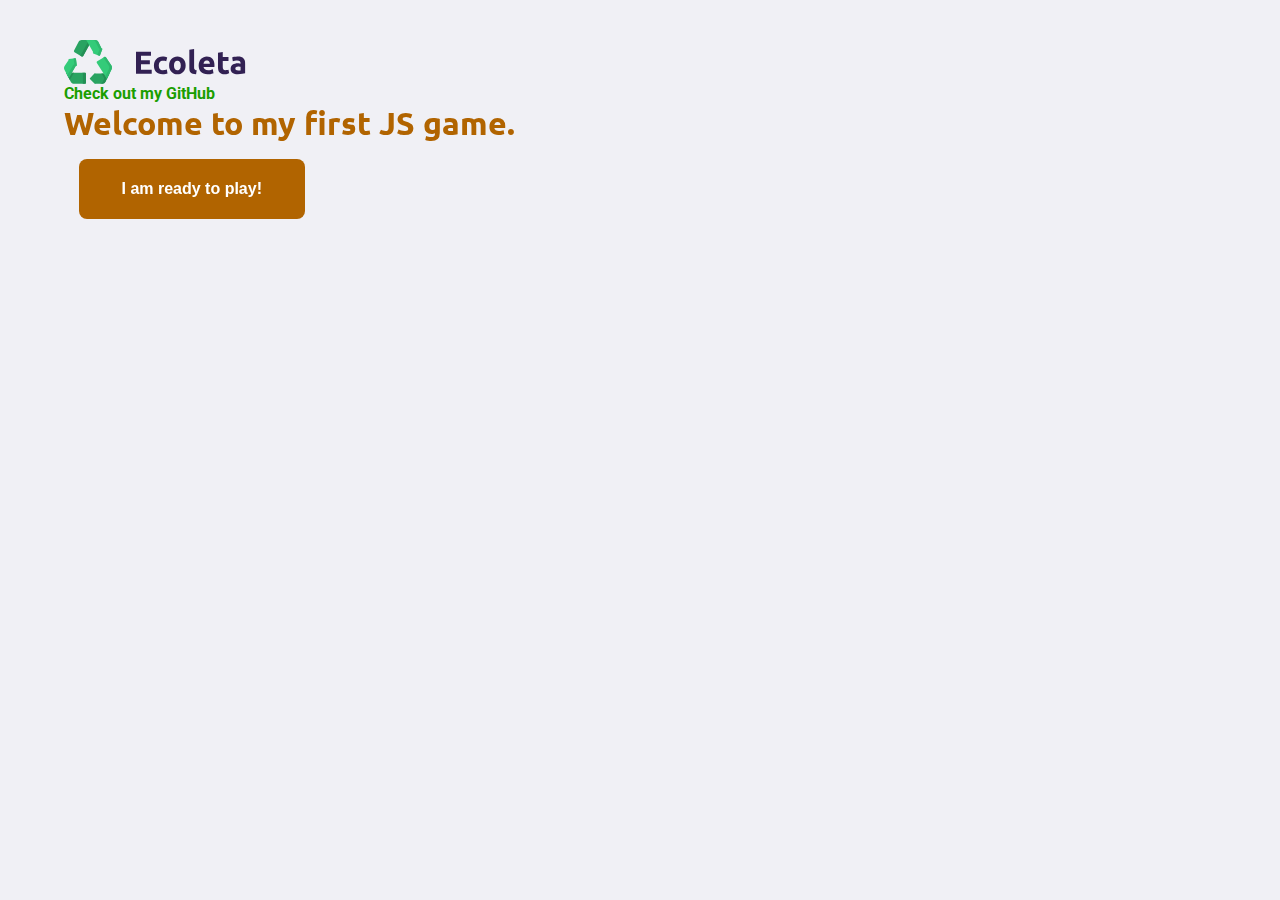
<file: index.html>
<html lang="pt_br">
<head>
    <meta charset="UTF-8">
    <meta name="viewport" content="width=device-width, initial-scale=1.0">
    <title>Memory Game</title>

    <link href="https://fonts.googleapis.com/css2?family=Roboto&family=Ubuntu:wght@300;700&display=swap" rel="stylesheet">


    
    <link rel="stylesheet" href="./styles/welcome.css">
  
    

</head>
<body>
  <div id="Welcome" > 
    <header>
    <img src="img/logotext.svg" alt="Logomarca">
                
                <a  rel="stylesheet" id="Github" href="https://github.com/jowpurcinelli/memorygame">
                    <span>Check out my GitHub</span>
                </a>
    </header>
    
    
    <div id="Welcome1">
    <h1>
  Welcome to my first JS game. 
    </h1>
    <button id="aside2" onclick="location.href='game.html' " >I am ready to play!</button>

  
  
  
  
  
  </div>

  

  

  <script src="memoria.js"></script>           


</body>
</html>
</file>
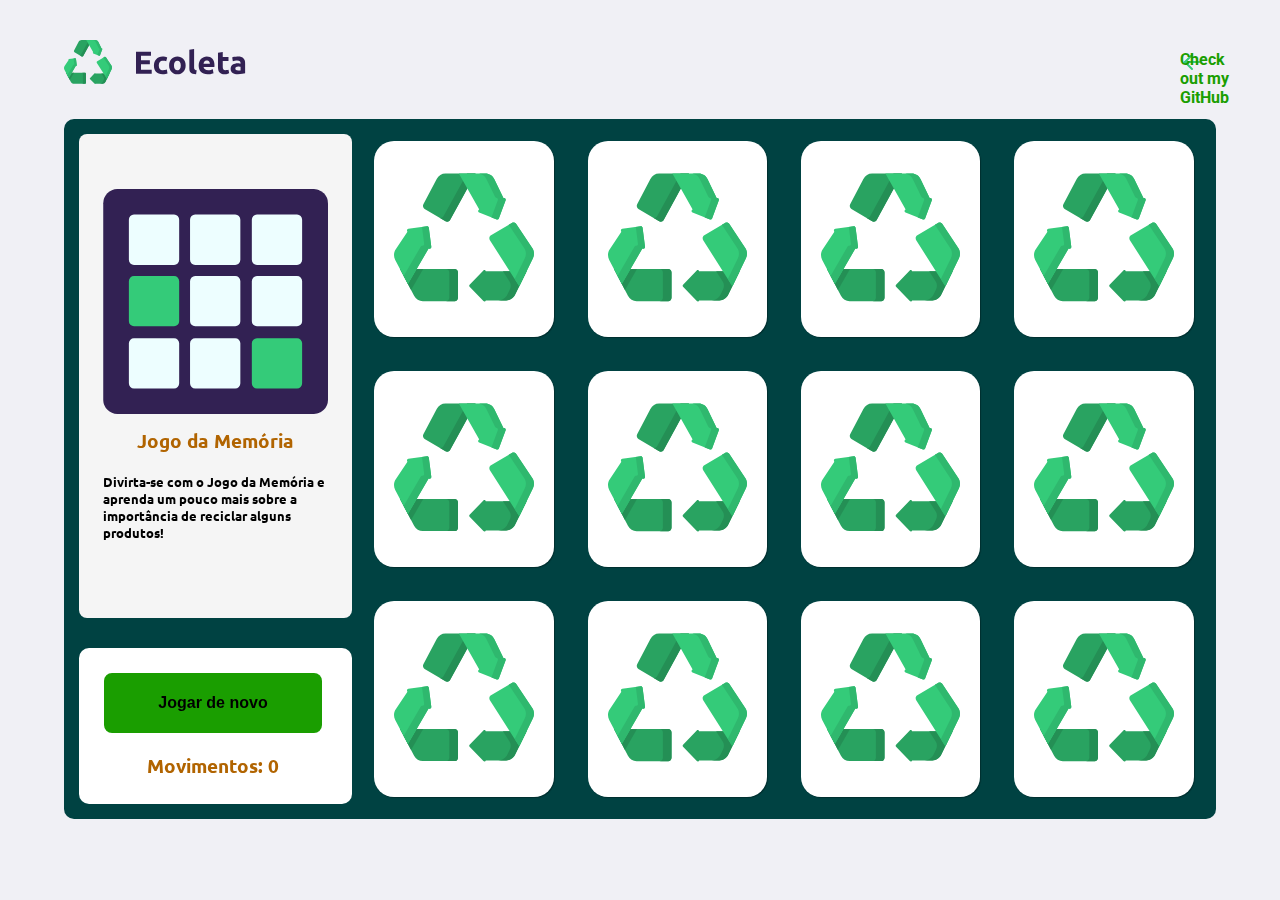
<file: game.html>
<!DOCTYPE html>
<html lang="pt_br">
<head>
    <meta charset="UTF-8">
    <meta name="viewport" content="width=device-width, initial-scale=1.0">
    <title>Memory Game</title>

    <link href="https://fonts.googleapis.com/css2?family=Roboto&family=Ubuntu:wght@300;700&display=swap" rel="stylesheet">


    
    <link rel="stylesheet" href="./styles/base.css">
    <link rel="stylesheet" href="./styles/styles.css">
    <link rel="stylesheet" href="./styles/responsive.css">
    

</head>
<body>

    <div id="page">

        
            <header>
                <img src="img/logotext.svg" alt="Logomarca">
                
                <a  rel="stylesheet" id="Github" href="https://github.com/jowpurcinelli/memorygame">
                    <span>Check out my GitHub</span>
                </a>
                
                
            </header>

            


            <main>
              
                <div class="aside1">

                    <div class="hide" id="baterias">
                      <img src="img/baterias.svg" alt="Pilhas e Baterias">
                      <br>
                      <h3>Pilhas e Baterias</h3>
                      <br>
                      <h5>A reciclagem de pilhas é extremamente importante para o meio ambiente. Isso porque esse tipo de material contém metais pesados em seu interior.<br>
                        As pilhas, quando descartadas de maneira inadequada, não se degradam no meio ambiente causando prejuízos à saúde humana e à natureza.<br>
                        </h5>
                      
                      <br><br>
                    </div>
                    <div class="hide" id="eletronicos">
                      <img src="img/eletronicos.svg" alt="Eletrônicos">
                      <br>
                      <h3>Eletrônicos</h3>
                      <br>
                      <h5>A reciclagem de produtos eletrônicos ainda é feita em pequena escala.<br>
                         A maior parte dos metais é exportada para países que detêm a tecnologia para isso.<br>
                          As peças vão para o exterior, onde as substâncias tóxicas são separadas e reaproveitadas em novos produtos, como celulares, baterias etc.</h5>
                      
                      <br><br>
                    </div>
                    <div class="hide" id="oleo">
                      <img src="img/oleo.svg" alt="óleo de cozinha">
                      <br>
                      <h3>Óleo de cozinha</h3>
                      <br>
                      <h5>O descarte de óleo de cozinha diretamente na tubulação pode poluir a água e requer muitos produtos químicos para sua remoção.
                        Quando reciclamos ele as possibilidades são muitas: produção de resina para tintas, sabão, detergente, glicerina, ração para animais e até biodiesel!</h5>
                      
                      <br><br>
                    </div>
                    <div class="hide" id="papeis">
                      <img src="img/papeis-papelao.svg" alt="Papéis e Papelão">
                      <br>
                      <h3>Papéis e Papelão</h3>
                      <br>
                      <h5>O Brasil é um dos maiores produtores de papel do mundo! Porém ao reciclarmos o papel, estamos criando mais empregos já que a reciclagem emprega 5 vezes mais e economiza 80% da energia em comparação a produção.
                        Também evitamos o corte de milhares de árvores ao reciclar nosso papel.</h5>
                      
                      <br><br>
                    </div>
                    <div class="hide" id="organicos">
                      <img src="img/organicos.svg" alt="Orgânicos">
                      <br>
                      <h3>Orgânicos</h3>
                      <br>
                      <h5>Os principais tipos de reciclagem de material orgânico são compostagem e biodigestão que resultam em adubo natural e biogás, 
                        em grandes empresas essas duas técnicas são utilizadas simultaneamente.
                        Quando reciclamos, o resíduo orgânico vai para um aterro sanitário que faz a coleta do chorume e impermeabiliza o solo para que não seja contaminado. 
                       </h5>
                      
                      <br><br>
                    </div>
                    <div class="hide" id="lampadas">
                      <img src="img/lampadas.svg" alt="Lâmpadas">
                      <br>
                      <h3>Lâmpadas</h3>
                      <br>
                      <h5>O maior problema acontece por conta do mercúrio presente na composição das lâmpadas fluorescentes. 
                        Ao serem descartadas no lixo comum acabam parando em aterros sanitários, e quando quebradas liberam o metal tóxico no solo. 
                        Então o mercúrio chega até os lençóis freáticos e contamina os rios, plantações, animais, e finalmente, os seres humanos.</h5>
                      
                      <br><br>
                    </div>
                    <div id= "jogo">
                      <img src="img/memory_game.svg" alt="Jogo da Memória">
                      <br>
                      <h3>Jogo da Memória</h3>
                      <br>
                      <h5>Divirta-se com o Jogo da Memória e aprenda um pouco mais sobre a importância de reciclar alguns produtos!</h5>
                      
                      <br><br>
                    </div>

                  </div>              

                <div class="cards">

                    <div class="memory-card" data-object="baterias">
                        <img class="front-face" src="img/baterias.svg" alt="Baterias">
                        <img class="back-face" src="img/logo.svg" alt="Logo">
                      </div>
                    
                      <div class="memory-card" data-object="baterias">
                        <img class="front-face" src="img/baterias.svg" alt="Baterias">
                        <img class="back-face" src="img/logo.svg" alt="Logo">
                      </div>
                    
                      <div class="memory-card" data-object="eletronicos">
                        <img class="front-face" src="img/eletronicos.svg" alt="Eletrônicos">
                        <img class="back-face" src="img/logo.svg" alt="Logo">
                      </div>
                    
                      <div class="memory-card" data-object="eletronicos">
                        <img class="front-face" src="img/eletronicos.svg" alt="Eletrônicos">
                        <img class="back-face" src="img/logo.svg" alt="Logo">
                      </div>
                    
                      <div class="memory-card" data-object="lampadas">
                        <img class="front-face" src="img/lampadas.svg" alt="Lâmpadas">
                        <img class="back-face" src="img/logo.svg" alt="Logo">
                      </div>
                    
                      <div class="memory-card" data-object="lampadas">
                        <img class="front-face" src="img/lampadas.svg" alt="Lâmpadas">
                        <img class="back-face" src="img/logo.svg" alt="Logo">
                      </div>
                    
                      <div class="memory-card" data-object="oleo">
                        <img class="front-face" src="img/oleo.svg" alt="Óleo">
                        <img class="back-face" src="img/logo.svg" alt="Logo">
                      </div>
                    
                      <div class="memory-card" data-object="oleo">
                        <img class="front-face" src="img/oleo.svg" alt="Óleo">
                        <img class="back-face" src="img/logo.svg" alt="Logo">
                      </div>
                    
                      <div class="memory-card" data-object="organicos">
                        <img class="front-face" src="img/organicos.svg" alt="Orgânicos">
                        <img class="back-face" src="img/logo.svg" alt="Logo">
                      </div>
                    
                      <div class="memory-card" data-object="organicos">
                        <img class="front-face" src="img/organicos.svg" alt="Orgânicos">
                        <img class="back-face" src="img/logo.svg" alt="Logo">
                      </div>
                    
                      <div class="memory-card" data-object="papeis">
                        <img class="front-face" src="img/papeis-papelao.svg" alt="Papel">
                        <img class="back-face" src="img/logo.svg" alt="Logo">
                      </div>
                    
                      <div class="memory-card" data-object="papeis">
                        <img class="front-face" src="img/papeis-papelao.svg" alt="Papel">
                        <img class="back-face" src="img/logo.svg" alt="Logo">
                      </div>
                </div>

                <div class="aside2">

                  <div id="box1" class="action">
                    <button class="button" disabled>Jogar de novo</button><h3>Movimentos: <span id="score">0</span></h3>
                  </div>

                </div>

            </main>
    </div>
  </div>   

  

  <script src="memoria.js"></script>           


</body>
</html>
</file>
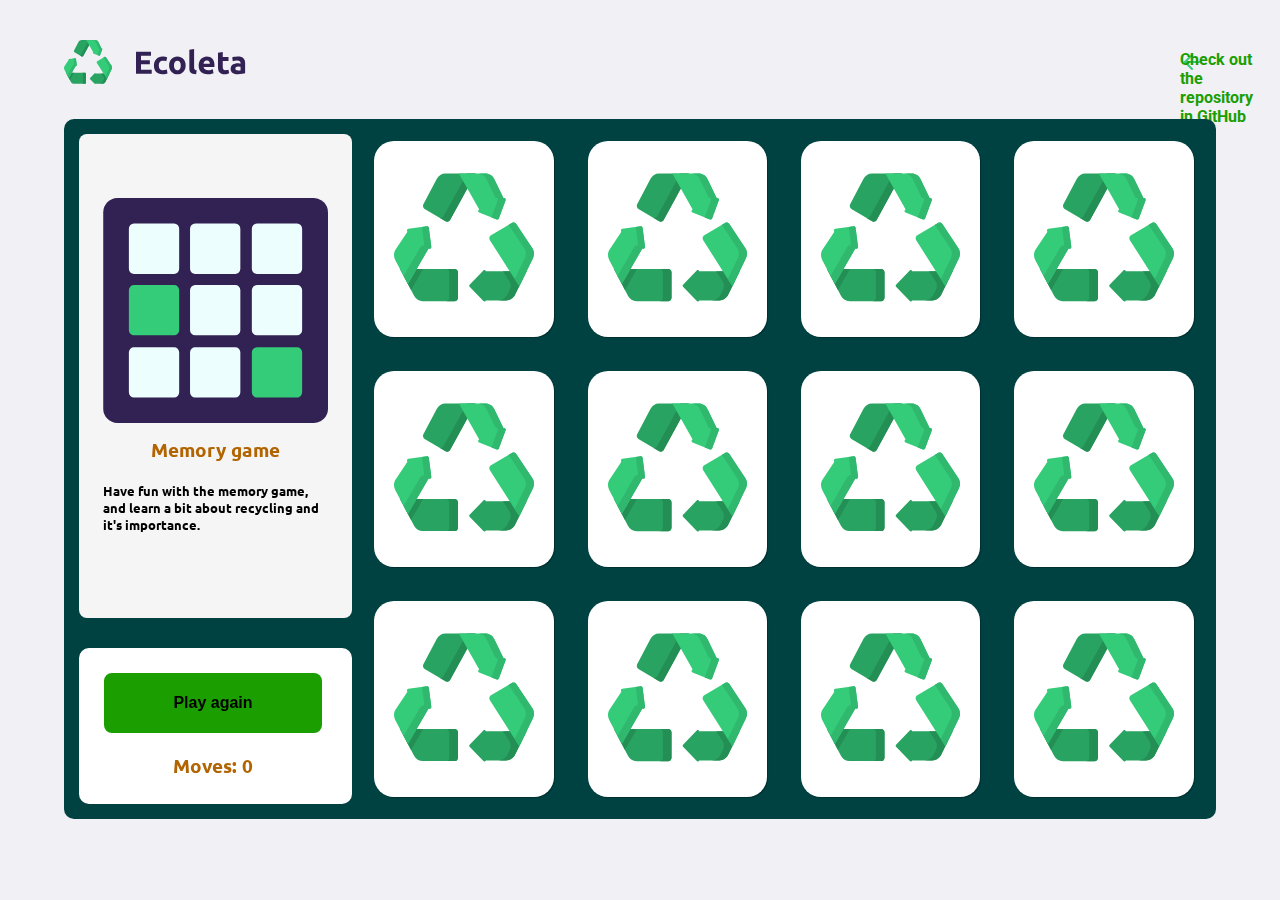
<file: indexEN.html>
<!DOCTYPE html>
<html lang="en_us">
<head>
    <meta charset="UTF-8">
    <meta name="viewport" content="width=device-width, initial-scale=1.0">
    <title>Memory Game</title>

    <link href="https://fonts.googleapis.com/css2?family=Roboto&family=Ubuntu:wght@300;700&display=swap" rel="stylesheet">


    
    <link rel="stylesheet" href="./styles/base.css">
    <link rel="stylesheet" href="./styles/styles.css">
    <link rel="stylesheet" href="./styles/responsive.css">
    

</head>
<body>

    <div id="page">

        
            <header>
                <img src="img/logotext.svg" alt="Logomarca">
    
                <a href="https://github.com/jowpurcinelli/memorygame">
                    <span>Check out the repository in GitHub</span>
                    
                </a>
            </header>

            


            <main>
              
                <div class="aside1">

                    <div class="hide" id="baterias">
                      <img src="img/baterias.svg" alt="Pilhas e Baterias">
                      <br>
                      <h3>Battery</h3>
                      <br>
                      <h5>Recycling an battery is extremely important for the environment. This material contains  heavy metals inside of it. <br>
                        As pilhas, quando descartadas de maneira inadequada, não se degradam no meio ambiente causando prejuízos à saúde humana e à natureza.<br>
                        </h5>
                      
                      <br><br>
                    </div>
                    <div class="hide" id="eletronicos">
                      <img src="img/eletronicos.svg" alt="Eletrônicos">
                      <br>
                      <h3>Eletronics</h3>
                      <br>
                      <h5>A reciclagem de produtos eletrônicos ainda é feita em pequena escala.<br>
                         A maior parte dos metais é exportada para países que detêm a tecnologia para isso.<br>
                          As peças vão para o exterior, onde as substâncias tóxicas são separadas e reaproveitadas em novos produtos, como celulares, baterias etc.</h5>
                      
                      <br><br>
                    </div>
                    <div class="hide" id="oleo">
                      <img src="img/oleo.svg" alt="óleo de cozinha">
                      <br>
                      <h3>Kitchen oil</h3>
                      <br>
                      <h5>O descarte de óleo de cozinha diretamente na tubulação pode poluir a água e requer muitos produtos químicos para sua remoção.
                        Quando reciclamos ele as possibilidades são muitas: produção de resina para tintas, sabão, detergente, glicerina, ração para animais e até biodiesel!</h5>
                      
                      <br><br>
                    </div>
                    <div class="hide" id="papeis">
                      <img src="img/papeis-papelao.svg" alt="Papéis e Papelão">
                      <br>
                      <h3>Paper</h3>
                      <br>
                      <h5>O Brasil é um dos maiores produtores de papel do mundo! Porém ao reciclarmos o papel, estamos criando mais empregos já que a reciclagem emprega 5 vezes mais e economiza 80% da energia em comparação a produção.
                        Também evitamos o corte de milhares de árvores ao reciclar nosso papel.</h5>
                      
                      <br><br>
                    </div>
                    <div class="hide" id="organicos">
                      <img src="img/organicos.svg" alt="Orgânicos">
                      <br>
                      <h3>Orgânics</h3>
                      <br>
                      <h5>Os principais tipos de reciclagem de material orgânico são compostagem e biodigestão que resultam em adubo natural e biogás, 
                        em grandes empresas essas duas técnicas são utilizadas simultaneamente.
                        Quando reciclamos, o resíduo orgânico vai para um aterro sanitário que faz a coleta do chorume e impermeabiliza o solo para que não seja contaminado. 
                       </h5>
                      
                      <br><br>
                    </div>
                    <div class="hide" id="lampadas">
                      <img src="img/lampadas.svg" alt="Lâmpadas">
                      <br>
                      <h3>Lâmps</h3>
                      <br>
                      <h5>O maior problema acontece por conta do mercúrio presente na composição das lâmpadas fluorescentes. 
                        Ao serem descartadas no lixo comum acabam parando em aterros sanitários, e quando quebradas liberam o metal tóxico no solo. 
                        Então o mercúrio chega até os lençóis freáticos e contamina os rios, plantações, animais, e finalmente, os seres humanos.</h5>
                      
                      <br><br>
                    </div>
                    <div id= "jogo">
                      <img src="img/memory_game.svg" alt="Jogo da Memória">
                      <br>
                      <h3>Memory game</h3>
                      <br>
                      <h5>Have fun with the memory game, and learn a bit about recycling and it's importance.</h5>
                      
                      <br><br>
                    </div>

                  </div>              

                <div class="cards">

                    <div class="memory-card" data-object="baterias">
                        <img class="front-face" src="img/baterias.svg" alt="Baterias">
                        <img class="back-face" src="img/logo.svg" alt="Logo">
                      </div>
                    
                      <div class="memory-card" data-object="baterias">
                        <img class="front-face" src="img/baterias.svg" alt="Baterias">
                        <img class="back-face" src="img/logo.svg" alt="Logo">
                      </div>
                    
                      <div class="memory-card" data-object="eletronicos">
                        <img class="front-face" src="img/eletronicos.svg" alt="Eletrônicos">
                        <img class="back-face" src="img/logo.svg" alt="Logo">
                      </div>
                    
                      <div class="memory-card" data-object="eletronicos">
                        <img class="front-face" src="img/eletronicos.svg" alt="Eletrônicos">
                        <img class="back-face" src="img/logo.svg" alt="Logo">
                      </div>
                    
                      <div class="memory-card" data-object="lampadas">
                        <img class="front-face" src="img/lampadas.svg" alt="Lâmpadas">
                        <img class="back-face" src="img/logo.svg" alt="Logo">
                      </div>
                    
                      <div class="memory-card" data-object="lampadas">
                        <img class="front-face" src="img/lampadas.svg" alt="Lâmpadas">
                        <img class="back-face" src="img/logo.svg" alt="Logo">
                      </div>
                    
                      <div class="memory-card" data-object="oleo">
                        <img class="front-face" src="img/oleo.svg" alt="Óleo">
                        <img class="back-face" src="img/logo.svg" alt="Logo">
                      </div>
                    
                      <div class="memory-card" data-object="oleo">
                        <img class="front-face" src="img/oleo.svg" alt="Óleo">
                        <img class="back-face" src="img/logo.svg" alt="Logo">
                      </div>
                    
                      <div class="memory-card" data-object="organicos">
                        <img class="front-face" src="img/organicos.svg" alt="Orgânicos">
                        <img class="back-face" src="img/logo.svg" alt="Logo">
                      </div>
                    
                      <div class="memory-card" data-object="organicos">
                        <img class="front-face" src="img/organicos.svg" alt="Orgânicos">
                        <img class="back-face" src="img/logo.svg" alt="Logo">
                      </div>
                    
                      <div class="memory-card" data-object="papeis">
                        <img class="front-face" src="img/papeis-papelao.svg" alt="Papel">
                        <img class="back-face" src="img/logo.svg" alt="Logo">
                      </div>
                    
                      <div class="memory-card" data-object="papeis">
                        <img class="front-face" src="img/papeis-papelao.svg" alt="Papel">
                        <img class="back-face" src="img/logo.svg" alt="Logo">
                      </div>
                </div>

                <div class="aside2">

                  <div id="box1" class="action">
                    <button class="button" disabled>Play again</button><h3>Moves: <span id="score">0</span></h3>
                  </div>

                </div>

            </main>
    </div>
  </div>   

  

  <script src="memoria.js"></script>           


</body>
</html>
</file>
<file: styles/welcome.css>
:root {
    --title-color: #1a9e00;
    --primary-color: #b16400;
}

* {
    margin: 0;
    padding: 0;    
    box-sizing: border-box;
}

html {
    font-family: 'Roboto', sans-serif;
}

body {
    background: #f0f0f5;
    -webkit-font-smoothing: antialiased;
    max-height: 700px;
}

a {
    text-decoration: none;
}

h1, h2, h3, h4, h5, h6 {
    font-family: 'Ubuntu', sans-serif;
    color: var(--primary-color);
    
}

#Welcome {
    width: 90%;
    max-width: 1400px;
    max-height: 700px;

    margin: 0 auto;
}

header img{
    margin-top: 40px;

    display: flex;
    justify-content: space-between;
    align-items: center;
}


header a{
    color: var(--title-color);
    font-weight: bold;
 
    display: inline;
    
}
 button {
    width: 50%;
    height: 60px;

    grid-row-start: 2;

    display: flex;
    flex-direction: initial;
    background-color: white;
    padding: 5px;
    margin: 5px;
    margin-right: 0;
    border-radius: 10px;
    background-color: var(--primary-color);
    border-radius: 8px;

    color: white;
    font-weight: bold;
    font-size: 16px;
    padding: 10px;

    border: 0;
    margin-bottom: 20px;
    transition: background-color 400ms;
    display: flex;
    flex-direction: column;
    margin: 15px;
    align-items: center;
    margin-right: 15px;
    padding: 10px;
    justify-content: space-around ;
}
#Welcome1{
    position: fixed;
}
</file>
<file: styles/base.css>
:root {
    --title-color: #1a9e00;
    --primary-color: #b16400;
}

* {
    margin: 0;
    padding: 0;    
    box-sizing: border-box;
}

html {
    font-family: 'Roboto', sans-serif;
}

body {
    background: #f0f0f5;
    -webkit-font-smoothing: antialiased;
    max-height: 700px;
}

a {
    text-decoration: none;
}

h1, h2, h3, h4, h5, h6 {
    font-family: 'Ubuntu', sans-serif;
    color: var(--primary-color);
}


#page {
    width: 90%;
    max-width: 1400px;
    max-height: 700px;

    margin: 0 auto;
}

#page header{
    margin-top: 40px;

    display: flex;
    justify-content: space-between;
    align-items: center;
}

#page header a{
    color: var(--title-color);
    font-weight: bold;

    display: flex;
    align-items: center;
}

#page header a span {
    margin-right: 16px;
    background-image: url(../img/arrow-left.svg);

    display: flex;

    width: 20px;
    height: 25px;
}
</file>
<file: styles/styles.css>
* {
    padding: 0;
    margin: 0;
    box-sizing: border-box;
}

body {
    height: 100vh;
    display: flex;
    
}
main {
    display: grid;
    grid-template-columns: 1fr 3fr;
    grid-template-rows: 3fr 1fr;
    margin-top: 35px;
    background-color: rgb(0, 66, 66);
    perspective: 1300px;   
    border-radius: 10px;   
    max-height: 700px;
}

main .cards {
    grid-row-start: 1;
    grid-row-end: 3;
    grid-column-start: 2;

    display: grid;
    grid-template-columns: 1fr 1fr 1fr 1fr;
    padding: 2%;
    gap: 24px;   
            
}

main .aside1 {    
    background-color: #f5f5f5;
    border-radius: 8px;

    padding: 32px 24px 16px;

    display: flex;
    flex-direction: column;
    align-items: center;
    justify-content: space-evenly;

    text-align: center;
    margin: 15px;
    margin-right: 0;
}

main .aside1 h3{
    margin-top: 10px;
}

main .aside1 h5{
    color: black;
    text-align: left;
}

main .aside1 .hide{
    display: none;
    transition: transform .5s;
}

main .aside2 {
    grid-row-start: 2;

    display: flex;
    flex-direction: column;
    background-color: white;
    padding: 5px;
    margin: 15px;
    margin-right: 0;
    border-radius: 10px;
}


main .aside2 .action{
    display: flex;
    flex-direction: column;
    margin: 10px;
    align-items: center;
    margin-right: 15px;
    padding: 10px;
    justify-content: space-between;
}

main .aside2 button {
    width: 100%;
    height: 60px;


    background-color: var(--primary-color);
    border-radius: 8px;

    color: white;
    font-weight: bold;
    font-size: 16px;
    padding: 10px;

    border: 0;
    margin-bottom: 20px;
    transition: background-color 400ms;
}

main .aside2 button:disabled{
    background-color: var(--title-color);
    color: rgb(0, 0, 0);
    transition: background-color 400ms;
}

.memory-card {
    margin: 5px;
    position: relative;
    box-shadow: 1px 1px 1px rgba(0, 0, 0,.3);
    transform: scale(1);
    border-radius: 20px;
    transform-style: preserve-3d;
    transition: transform .5s;
}

.front-face,
.back-face {
    width: 100%;
    height: 100%;
    padding: 20px;
    position: absolute;
    border-radius: 20px;
    background-color: white;
    backface-visibility: hidden;
    -webkit-backface-visibility: hidden;
}

.front-face {
    transform: rotateY(180deg);
  }

.memory-card:active{
    transform: scale(0.95);
    transition: transform .2s;
}

.memory-card.flip {
    transform: rotateY(180deg);
  }
</file>
<file: styles/responsive.css>
@media (max-width: 900px) {

    #page {
        max-height: 100%;
    }
    
    body {
        max-height: 100%;
    }
    
    main {
        display: flex;
        flex-direction: column;
        max-height: fit-content;
        
      }

    main .aside1{
        display: none;        
    }

    main .aside2{     
        margin: 15px;  
    }
    
    main .cards {
        grid-template-columns: 1fr 1fr 1fr;
        gap: 10px;
        margin-right: 10px;
    }

    main .memory-card {
        height: 130px;
        width: 100%;
    }
}
</file>
